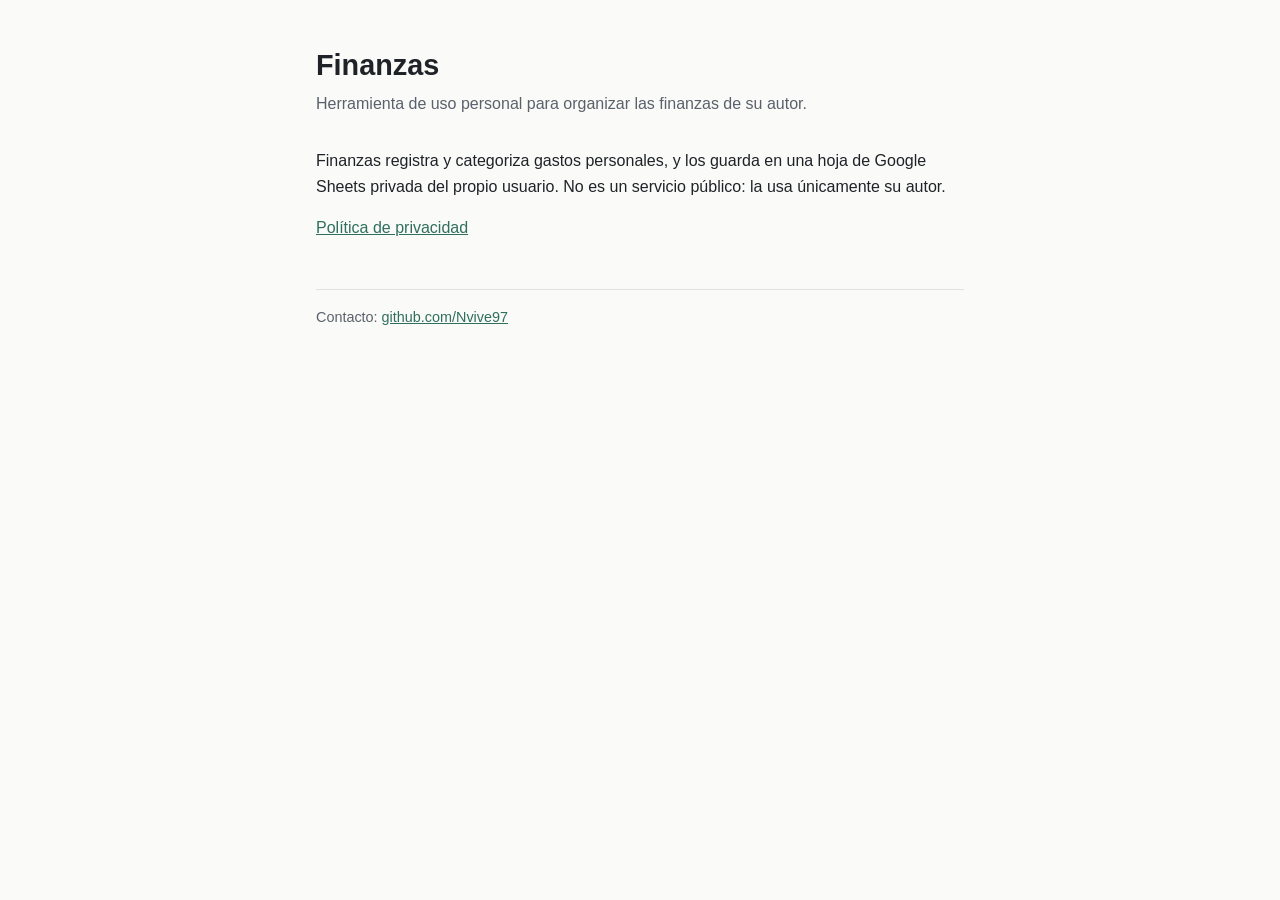
<file: index.html>
<!doctype html>
<html lang="es">
<head>
<meta charset="utf-8">
<meta name="viewport" content="width=device-width, initial-scale=1">
<title>Finanzas</title>
<meta name="description" content="Finanzas: herramienta de uso personal para organizar finanzas personales.">
<link rel="stylesheet" href="/estilo.css">
</head>
<body>
<main>
<h1>Finanzas</h1>
<p class="sub">Herramienta de uso personal para organizar las finanzas de su autor.</p>
<p>Finanzas registra y categoriza gastos personales, y los guarda en una hoja de Google Sheets
privada del propio usuario. No es un servicio público: la usa únicamente su autor.</p>
<p><a href="/privacidad/">Política de privacidad</a></p>
<footer>Contacto: <a href="https://github.com/Nvive97">github.com/Nvive97</a></footer>
</main>
</body>
</html>
</file>
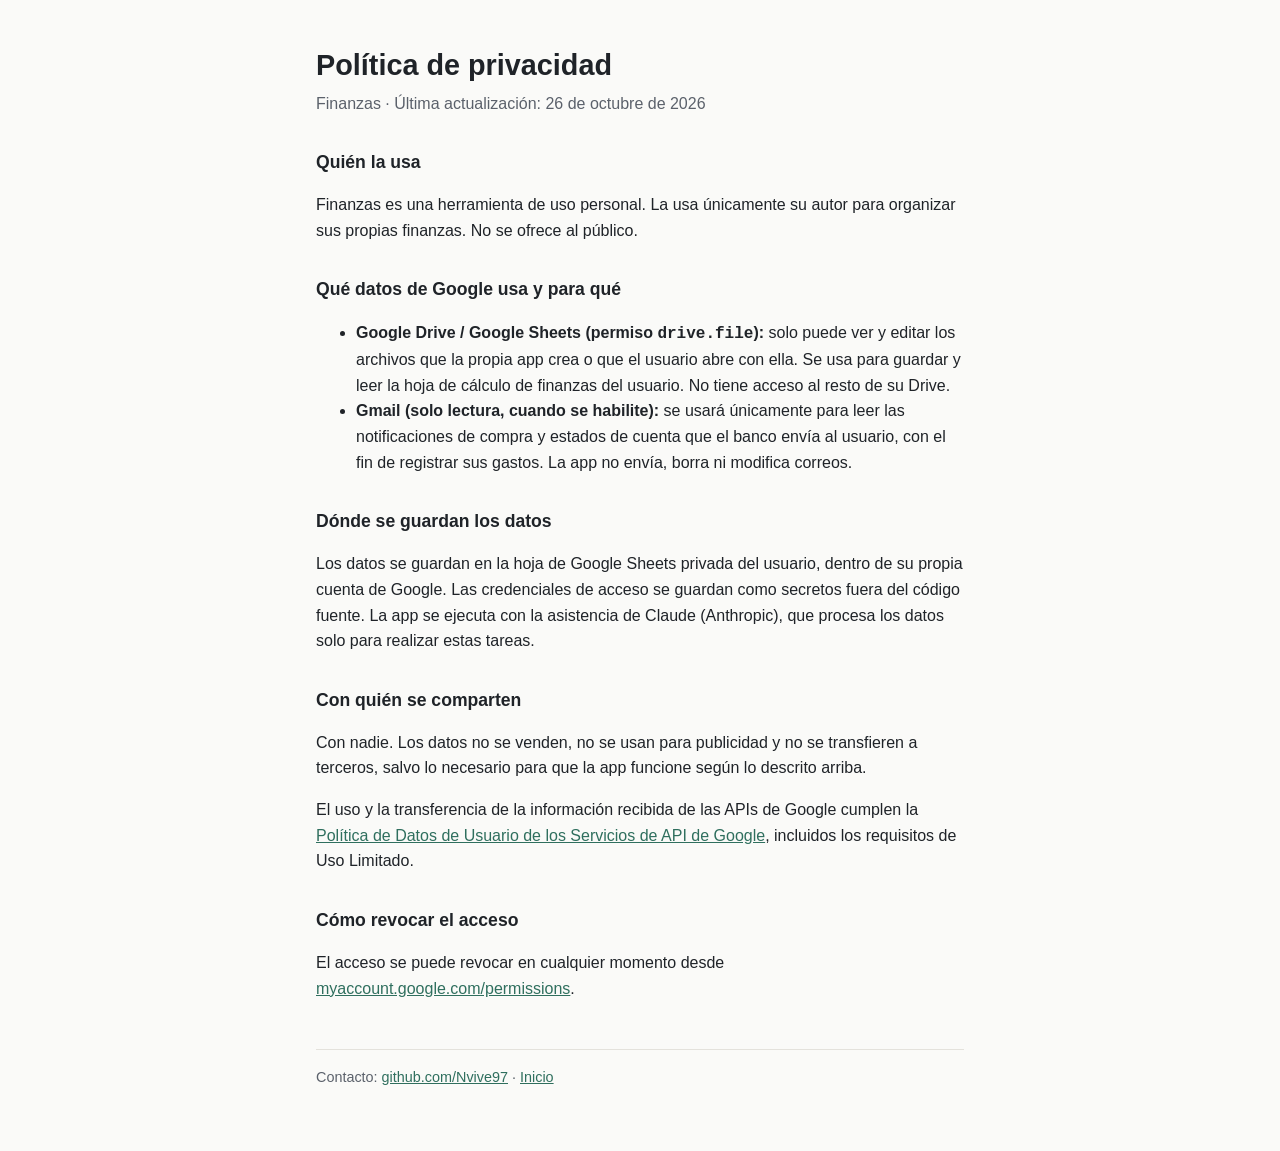
<file: privacidad/index.html>
<!doctype html>
<html lang="es">
<head>
<meta charset="utf-8">
<meta name="viewport" content="width=device-width, initial-scale=1">
<title>Privacidad de Finanzas</title>
<meta name="description" content="Política de privacidad de Finanzas, herramienta de uso personal.">
<link rel="stylesheet" href="/estilo.css">
</head>
<body>
<main>
<h1>Política de privacidad</h1>
<p class="sub">Finanzas · Última actualización: 26 de octubre de 2026</p>

<h2>Quién la usa</h2>
<p>Finanzas es una herramienta de uso personal. La usa únicamente su autor para organizar sus
propias finanzas. No se ofrece al público.</p>

<h2>Qué datos de Google usa y para qué</h2>
<ul>
<li><strong>Google Drive / Google Sheets (permiso <code>drive.file</code>):</strong> solo puede ver y
editar los archivos que la propia app crea o que el usuario abre con ella. Se usa para guardar y leer
la hoja de cálculo de finanzas del usuario. No tiene acceso al resto de su Drive.</li>
<li><strong>Gmail (solo lectura, cuando se habilite):</strong> se usará únicamente para leer las
notificaciones de compra y estados de cuenta que el banco envía al usuario, con el fin de registrar
sus gastos. La app no envía, borra ni modifica correos.</li>
</ul>

<h2>Dónde se guardan los datos</h2>
<p>Los datos se guardan en la hoja de Google Sheets privada del usuario, dentro de su propia cuenta
de Google. Las credenciales de acceso se guardan como secretos fuera del código fuente. La app se
ejecuta con la asistencia de Claude (Anthropic), que procesa los datos solo para realizar estas tareas.</p>

<h2>Con quién se comparten</h2>
<p>Con nadie. Los datos no se venden, no se usan para publicidad y no se transfieren a terceros,
salvo lo necesario para que la app funcione según lo descrito arriba.</p>
<p>El uso y la transferencia de la información recibida de las APIs de Google cumplen la
<a href="https://developers.google.com/terms/api-services-user-data-policy">Política de Datos de Usuario
de los Servicios de API de Google</a>, incluidos los requisitos de Uso Limitado.</p>

<h2>Cómo revocar el acceso</h2>
<p>El acceso se puede revocar en cualquier momento desde
<a href="https://myaccount.google.com/permissions">myaccount.google.com/permissions</a>.</p>

<footer>Contacto: <a href="https://github.com/Nvive97">github.com/Nvive97</a> · <a href="/">Inicio</a></footer>
</main>
</body>
</html>
</file>
<file: estilo.css>
:root{--bg:#fafaf8;--fg:#1f2328;--muted:#5b616b;--line:#e4e2dc;--accent:#2f6f5e}
@media (prefers-color-scheme:dark){:root{--bg:#141618;--fg:#e8e6e1;--muted:#a3a7ad;--line:#2a2e33;--accent:#7cc4ad}}
*{box-sizing:border-box}
body{margin:0;background:var(--bg);color:var(--fg);font:16px/1.6 -apple-system,BlinkMacSystemFont,"Segoe UI",Roboto,Helvetica,Arial,sans-serif}
main{max-width:680px;margin:0 auto;padding:48px 16px 64px}
h1{font-size:1.8rem;line-height:1.2;margin:0 0 8px}
h2{font-size:1.1rem;margin:32px 0 8px}
p,li{color:var(--fg)}
.sub{color:var(--muted);margin:0 0 32px}
a{color:var(--accent)}
footer{margin-top:48px;padding-top:16px;border-top:1px solid var(--line);color:var(--muted);font-size:.9rem}
</file>
